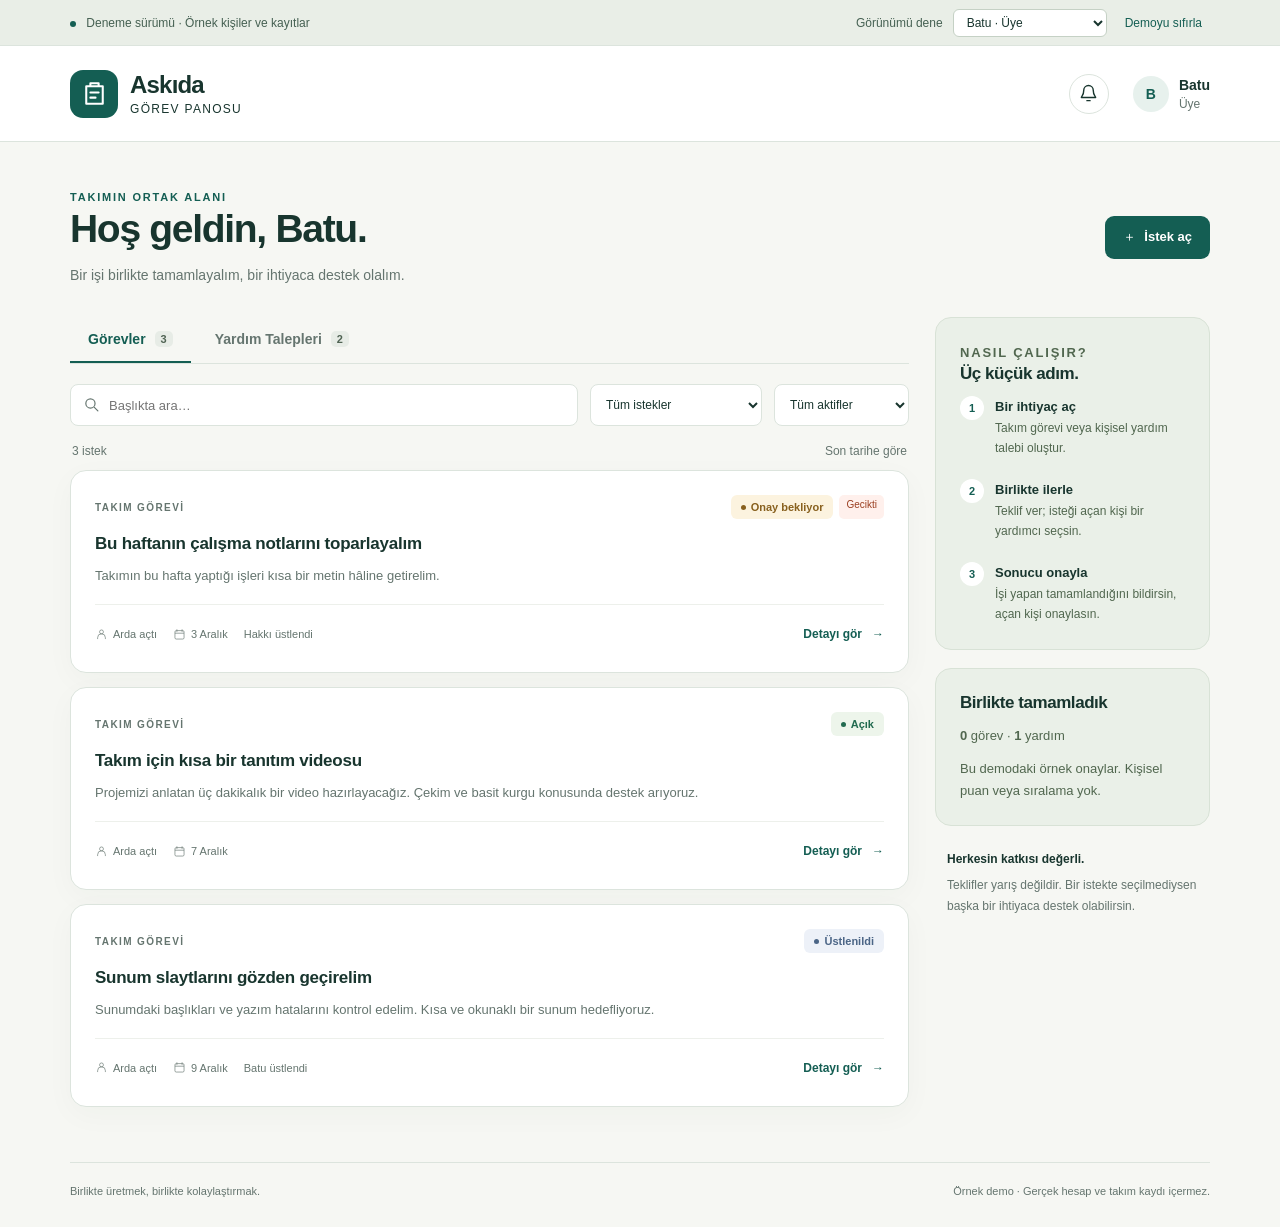
<file: index.html>
<!doctype html>
<html lang="tr">
<head>
<meta charset="utf-8"><meta name="viewport" content="width=device-width, initial-scale=1">
<meta name="theme-color" content="#145e53"><meta name="description" content="Takım görevleri ve yardımlaşma için sade, üç ekranlık Askıda Görev Panosu demosu.">
<title>Askıda Görev Panosu</title>
<link rel="stylesheet" href="assets/style.css"><script defer src="assets/app.js"></script>
</head>
<body>
<a class="skip-link" href="#main">İçeriğe geç</a>
<div class="demo-bar"><div class="shell demo-inner"><span><span class="demo-dot"></span> Deneme sürümü <span class="demo-note">· Örnek kişiler ve kayıtlar</span></span><div class="demo-controls"><label for="person">Görünümü dene</label><select id="person" aria-label="Örnek kişiyi seç"></select><button id="reset" class="text-button" type="button">Demoyu sıfırla</button></div></div></div>
<header class="site-header"><div class="shell header-inner"><a href="#pano" class="brand" aria-label="Askıda Görev Panosu — ana sayfa"><span class="brand-mark" aria-hidden="true"><svg viewBox="0 0 32 32" fill="none"><path d="M8 9h16v17H8zM12 9V6h8v3M12 15h8M12 20h5" stroke="currentColor" stroke-width="2" stroke-linecap="round" stroke-linejoin="round"/></svg></span><span>Askıda<span class="brand-sub">Görev Panosu</span></span></a><div class="header-actions"><button id="bell" class="bell-button" aria-label="Bildirimler" aria-expanded="false" aria-controls="notifications" type="button"><svg viewBox="0 0 24 24" fill="none" aria-hidden="true"><path d="M18 8a6 6 0 0 0-12 0c0 7-3 7-3 9h18c0-2-3-2-3-9ZM10 21h4" stroke="currentColor" stroke-width="1.8" stroke-linecap="round" stroke-linejoin="round"/></svg><span id="bell-count" class="bell-count" hidden>0</span></button><div class="identity"><span id="avatar" class="avatar"></span><span><strong id="user-name"></strong><small id="user-role"></small></span></div></div><section id="notifications" class="notifications" aria-label="Bildirimler" hidden></section></div></header>
<main id="main" class="shell main" tabindex="-1"></main>
<footer class="shell footer"><span>Birlikte üretmek, birlikte kolaylaştırmak.</span><span>Örnek demo · Gerçek hesap ve takım kaydı içermez.</span></footer>
<div id="toast" class="toast" role="status" aria-live="polite" hidden></div>
<dialog id="action-dialog" class="action-dialog" aria-labelledby="dialog-title"><form id="action-form"><div class="dialog-head"><h2 id="dialog-title"></h2><button type="button" id="close-dialog" class="icon-button" aria-label="Pencereyi kapat">×</button></div><p id="dialog-description" class="muted"></p><label for="action-note" id="dialog-label">Kısa açıklama</label><textarea id="action-note" name="note" rows="4" maxlength="1000" required></textarea><p id="action-error" class="field-error" role="alert" hidden></p><div class="dialog-actions"><button id="cancel-dialog" type="button" class="button secondary">Vazgeç</button><button id="confirm-dialog" type="submit" class="button primary">Kaydet</button></div></form></dialog>
<noscript><div class="shell empty-state">Bu etkileşimli demoyu kullanmak için tarayıcıda JavaScript’i etkinleştirin.</div></noscript>
</body></html>
</file>
<file: assets/style.css>
@charset "UTF-8";
:root{--ink:#18352e;--muted:#65756f;--green:#145e53;--green-dark:#10493f;--green-light:#e7f1ed;--paper:#f6f7f3;--white:#fff;--line:#dce4dd;--amber:#8a5415;--radius:16px;--shadow:0 8px 30px #18352e08;font-family:"Segoe UI",Arial,sans-serif;color:var(--ink);background:var(--paper);font-synthesis:none}
*{box-sizing:border-box}body{margin:0}button,input,select,textarea{font:inherit}button,a,select{touch-action:manipulation}button{cursor:pointer}a{color:var(--green);text-decoration:none}button:disabled{cursor:not-allowed;opacity:.55}button:focus-visible,a:focus-visible,input:focus-visible,select:focus-visible,textarea:focus-visible{outline:3px solid #9e6b14;outline-offset:3px}input,textarea,select{color:var(--ink)}[hidden]{display:none!important}.shell{width:min(1140px,calc(100% - 64px));margin-inline:auto}.skip-link{position:fixed;top:-80px;left:20px;background:var(--ink);color:white;padding:12px;z-index:10}.skip-link:focus{top:12px}.demo-bar{background:#e9eee7;border-bottom:1px solid var(--line);font-size:12px;color:#456052}.demo-inner{min-height:45px;display:flex;align-items:center;justify-content:space-between;gap:16px}.demo-dot{display:inline-block;width:6px;height:6px;border-radius:50%;background:var(--green);margin-right:7px}.demo-controls{display:flex;align-items:center;gap:10px}.demo-controls select{padding:5px 25px 5px 9px;border:1px solid #c5d1c5;border-radius:6px;background:#fff;font-size:12px;max-width:180px}.text-button{border:0;background:none;color:var(--green);padding:8px;font-size:12px}.text-button:hover{text-decoration:underline}.site-header{background:white;border-bottom:1px solid var(--line)}.header-inner{position:relative;height:95px;display:flex;align-items:center;justify-content:space-between}.brand{display:flex;gap:12px;align-items:center;font-size:24px;font-weight:700;letter-spacing:-.8px;color:var(--ink);line-height:1.05}.brand-sub{display:block;font-size:12px;letter-spacing:1.3px;text-transform:uppercase;font-weight:500;margin-top:6px}.brand-mark{display:grid;place-items:center;width:48px;height:48px;background:var(--green);color:#fff;border-radius:13px}.brand-mark svg{width:33px;height:33px}.header-actions{display:flex;align-items:center;gap:24px}.identity{display:flex;align-items:center;gap:10px}.identity strong{font-size:14px}.identity small{display:block;color:var(--muted);font-size:12px;margin-top:3px}.avatar{width:36px;height:36px;border-radius:50%;background:var(--green-light);color:var(--green);display:grid;place-items:center;font-size:14px;font-weight:700}.bell-button{background:none;border:1px solid var(--line);width:40px;height:40px;border-radius:50%;position:relative;display:grid;place-items:center;color:var(--ink)}.bell-button svg{width:19px;height:19px}.bell-count{position:absolute;right:-4px;top:-4px;background:var(--green);color:#fff;font-size:10px;border:2px solid white;border-radius:10px;padding:1px 5px}.notifications{position:absolute;right:0;top:80px;width:min(370px,100%);border:1px solid var(--line);border-radius:14px;box-shadow:0 12px 40px #18352e20;background:#fff;z-index:4;padding:16px}.notifications h2{font-size:17px;margin:0 0 12px}.notification{display:block;background:#f6f8f5;color:var(--ink);padding:12px;border-radius:8px;margin-top:8px;font-size:13px;line-height:1.5;border:0;width:100%;text-align:left}.notification.read{background:white}.main{min-height:calc(100vh - 240px);padding-block:46px 55px}.eyebrow{font-size:11px;text-transform:uppercase;letter-spacing:1.8px;font-weight:700;color:var(--green);margin:0 0 10px}h1{font-size:clamp(28px,3.5vw,39px);line-height:1.18;letter-spacing:-1.3px;margin:0 0 12px;font-weight:650}h2{font-size:20px;letter-spacing:-.45px;margin:0 0 14px}h3{font-size:17px;line-height:1.4;letter-spacing:-.25px;margin:0}p{line-height:1.65;margin:0 0 16px}.muted{color:var(--muted);font-size:14px}.intro{display:flex;align-items:center;justify-content:space-between;gap:20px;margin-bottom:30px}.intro p{margin:0}.button{display:inline-flex;justify-content:center;align-items:center;gap:8px;min-height:43px;border-radius:9px;padding:11px 17px;border:1px solid transparent;font-size:13px;font-weight:600;line-height:1.3}.primary{color:#fff;background:var(--green)}.primary:hover{background:var(--green-dark)}.secondary{background:white;border-color:var(--line);color:var(--ink)}.secondary:hover{background:#f0f4ef}.danger{color:#9f3333;background:#fff;border:1px solid #ecd0ce}.small{min-height:35px;padding:8px 12px;font-size:12px}.board-layout{display:grid;grid-template-columns:minmax(0,1fr) 275px;gap:26px}.board-panel{min-width:0}.tabs{display:flex;gap:6px;border-bottom:1px solid var(--line);margin-bottom:20px}.tab{padding:14px 18px;color:var(--muted);background:none;border:0;border-bottom:2px solid transparent;font-size:14px;font-weight:600;display:flex;gap:9px;align-items:center}.tab[aria-selected="true"]{color:var(--green);border-bottom-color:var(--green)}.tab-count{background:#e7ece6;padding:2px 6px;border-radius:5px;font-size:11px;color:#506353}.toolbar{display:flex;flex-wrap:wrap;align-items:center;gap:12px;margin-bottom:18px}.search{flex:1;position:relative;min-width:160px}.search svg{width:17px;height:17px;position:absolute;left:13px;top:12px;color:var(--muted)}.search input{width:100%;height:42px;border:1px solid var(--line);border-radius:8px;padding:10px 10px 10px 38px;background:white;font-size:13px}.toolbar select{height:42px;padding:9px 28px 9px 11px;border:1px solid var(--line);border-radius:8px;background:white;font-size:12px}.result-label{display:flex;justify-content:space-between;color:var(--muted);font-size:12px;margin:0 2px 12px}.card-list{display:grid;gap:14px}.request-card{background:#fff;border:1px solid var(--line);border-radius:var(--radius);padding:24px;box-shadow:var(--shadow);transition:border-color .15s}.request-card:hover{border-color:#9cbcaf}.card-top{display:flex;align-items:center;justify-content:space-between;gap:12px;margin-bottom:13px}.kind-label{font-size:10px;text-transform:uppercase;font-weight:700;letter-spacing:1.4px;color:var(--muted)}.status{font-size:11px;font-weight:600;border:1px solid transparent;display:inline-flex;align-items:center;gap:5px;padding:5px 9px;border-radius:6px;white-space:nowrap}.status::before{content:"";width:5px;height:5px;border-radius:50%;background:currentColor}.status.acik{color:#226b50;background:#edf5eb}.status.ustlenildi{color:#4b6586;background:#edf1f8}.status.onay_bekliyor{color:#88601e;background:#fcf3df}.status.kapandi{color:#626d66;background:#eef0ed}.late{font-size:10px;background:#fff0ec;color:#9b3f21;border-radius:5px;padding:4px 7px}.badges{display:flex;gap:6px;flex-wrap:wrap;justify-content:flex-end}.card-description{font-size:13px;color:var(--muted);line-height:1.7;margin:9px 0 17px}.card-bottom{display:flex;align-items:center;justify-content:space-between;gap:16px;border-top:1px solid #edf0eb;padding-top:15px}.meta{display:flex;flex-wrap:wrap;gap:7px 16px;font-size:11px;color:var(--muted)}.meta span{display:flex;align-items:center;gap:5px}.meta svg{width:13px;height:13px}.detail-link{display:flex;align-items:center;gap:10px;font-size:12px;font-weight:600;color:var(--green);white-space:nowrap;background:none;border:0;padding:7px 0}.detail-link:hover{text-decoration:underline}.aside-panel{background:#eaf0e8;border:1px solid #d8e2d6;border-radius:var(--radius);padding:24px;margin-bottom:18px}.aside-panel h2{font-size:17px;margin-bottom:12px}.aside-panel p{font-size:13px;color:#51674f;margin-bottom:0}.steps{list-style:none;margin:0;padding:0;display:grid;gap:20px}.steps li{display:flex;gap:11px;font-size:12px;line-height:1.65;color:#51674f}.step-number{width:24px;height:24px;flex-shrink:0;border-radius:50%;background:white;display:grid;place-items:center;color:var(--green);font-size:11px;font-weight:700}.steps strong{display:block;color:var(--ink);font-size:13px;margin-bottom:2px}.aside-note{padding:5px 12px;font-size:12px;line-height:1.7;color:var(--muted)}.note-title{font-weight:600;color:var(--ink);display:block;margin-bottom:6px}.empty-state{background:white;border:1px dashed #c9d6c9;border-radius:var(--radius);padding:40px 24px;text-align:center;color:var(--muted);line-height:1.8}.back-link{display:inline-flex;gap:8px;align-items:center;font-size:12px;margin-bottom:24px;font-weight:600}.form-layout{display:grid;grid-template-columns:minmax(0,720px) 275px;gap:26px}.form-card,.detail-panel{background:white;border:1px solid var(--line);border-radius:var(--radius);padding:30px}.form-card label,.action-dialog label{display:block;font-size:13px;font-weight:600;margin-bottom:8px}.form-card input,.form-card textarea,.action-dialog textarea{width:100%;border:1px solid #cfdacf;border-radius:8px;padding:12px 13px;background:#fff;line-height:1.5}.form-card input{height:44px}.form-card textarea,.action-dialog textarea{resize:vertical;min-height:95px}.field{margin-bottom:24px}.field-hint{font-size:12px;color:var(--muted);margin:7px 0 0;line-height:1.65}.field-error{font-size:12px;color:#a6322f;margin:7px 0 0}.type-options{display:grid;grid-template-columns:1fr 1fr;gap:12px}.type-option{border:1px solid var(--line);border-radius:10px;padding:15px;text-align:left;display:block;position:relative}.type-option.selected{border-color:var(--green);background:#f2f7f2}.type-option input{height:15px!important;width:15px!important;position:absolute;right:15px;top:15px;accent-color:var(--green)}.type-option strong{display:block;font-size:13px;padding-right:25px}.type-option small{display:block;font-size:11px;font-weight:400;line-height:1.65;color:var(--muted);margin-top:7px}.type-option.unavailable{opacity:.6}.form-end{display:flex;justify-content:space-between;align-items:center;gap:16px;border-top:1px solid var(--line);padding-top:22px}.optional{font-weight:400;color:var(--muted);font-size:11px}.detail-intro h1{font-size:32px;max-width:850px;margin-top:10px}.detail-intro{margin-bottom:25px}.detail-layout{display:grid;grid-template-columns:minmax(0,1fr) 330px;gap:24px}.detail-panel{margin-bottom:20px}.detail-panel h2{font-size:17px}.detail-copy{font-size:14px;color:#486056;white-space:pre-wrap}.purpose{background:#f1f5ee;border-radius:8px;padding:14px 16px;font-size:13px;margin-top:20px}.purpose strong{display:block;font-size:11px;margin-bottom:5px}.offer{background:#f8f9f6;border:1px solid #e4e9df;border-radius:10px;padding:16px;margin-top:12px}.offer-head{display:flex;align-items:center;justify-content:space-between;gap:8px}.offer p{font-size:12px;color:var(--muted);white-space:pre-wrap;margin:8px 0 12px}.offer-state{font-size:10px;color:var(--muted)}.visibility{font-size:12px;color:var(--muted);line-height:1.7}.comment{border-bottom:1px solid #edf0eb;padding:14px 0}.comment:first-of-type{padding-top:4px}.comment:last-of-type{border:0}.comment strong{font-size:12px}.comment time{font-size:10px;color:var(--muted);margin-left:8px}.comment p{font-size:13px;color:#486056;margin:8px 0 0;white-space:pre-wrap}.comment-form{margin-top:17px}.comment-form textarea{width:100%;resize:vertical;min-height:80px;border:1px solid #cfdacf;border-radius:8px;padding:12px;font:inherit;font-size:13px}.comment-form label{font-size:12px;display:block;margin-bottom:8px;font-weight:600}.comment-form .button{margin-top:10px}.timeline{list-style:none;padding:0;margin:0}.timeline li{padding:11px 0 11px 19px;position:relative;border-left:1px solid var(--line);font-size:12px;color:var(--muted);line-height:1.6}.timeline li::before{content:"";position:absolute;width:7px;height:7px;border-radius:50%;background:#adbfac;left:-4px;top:17px}.timeline strong{font-size:11px;color:var(--ink)}.timeline p{margin:4px 0 0;white-space:pre-wrap;font-size:12px}.action-stack{display:grid;gap:10px;margin-top:16px}.action-stack .button{width:100%}.notice{background:#eff4eb;border:1px solid #dce6d4;padding:13px;border-radius:9px;font-size:12px;line-height:1.75;color:#425e41}.danger-note{background:#fcf3df;border-color:#f2e4ba;color:#765619}.footer{padding:22px 0 30px;border-top:1px solid var(--line);display:flex;justify-content:space-between;gap:16px;color:var(--muted);font-size:11px}.toast{position:fixed;bottom:24px;left:50%;transform:translateX(-50%);max-width:calc(100% - 32px);border-radius:10px;padding:14px 20px;background:var(--ink);color:#fff;box-shadow:0 6px 28px #18352e30;font-size:13px;z-index:10}.action-dialog{width:min(470px,calc(100% - 32px));border:1px solid var(--line);border-radius:18px;padding:25px;box-shadow:0 20px 90px #18352e33;color:var(--ink)}.action-dialog::backdrop{background:#18352e66}.dialog-head{display:flex;align-items:center;justify-content:space-between;gap:16px;margin-bottom:15px}.dialog-head h2{margin:0;font-size:21px}.icon-button{font-size:24px;border:0;background:none;color:var(--muted);width:35px;height:35px;border-radius:7px}.icon-button:hover{background:var(--paper)}.dialog-actions{display:flex;justify-content:flex-end;gap:10px;margin-top:20px}.person-note{font-size:11px;color:var(--muted);margin-top:12px}.closed-message{margin-bottom:15px}
@media(min-width:1400px){.main{padding-top:58px}}
@media(max-width:960px){.board-layout,.form-layout{grid-template-columns:minmax(0,1fr) 235px;gap:20px}.detail-layout{grid-template-columns:minmax(0,1fr) 290px}.request-card{padding:20px}.aside-panel{padding:20px}.form-card,.detail-panel{padding:24px}}
@media(max-width:760px){.shell{width:calc(100% - 36px)}.demo-inner{align-items:flex-start;flex-direction:column;padding-block:10px;gap:7px}.demo-controls{width:100%;gap:7px;flex-wrap:wrap}.demo-controls .text-button{margin-left:auto}.header-inner{height:80px}.brand{font-size:21px}.brand-mark{width:41px;height:41px}.brand-sub{font-size:10px}.identity>span:last-child{display:none}.header-actions{gap:11px}.main{padding-block:30px 35px}.intro{align-items:flex-start;gap:18px}.intro h1{font-size:28px}.intro .button{padding:11px 13px;white-space:nowrap}.intro p{font-size:13px}.board-layout,.form-layout,.detail-layout{grid-template-columns:1fr}.board-aside{display:none}.form-aside{order:-1}.form-aside .aside-panel{padding:16px;margin-bottom:0}.form-aside .aside-panel p{font-size:12px}.form-card,.detail-panel{padding:20px}.detail-side{display:flex;flex-direction:column}.detail-side>.detail-panel:first-child{order:-1}.tabs .tab{padding:13px 14px;font-size:13px}.toolbar{gap:10px}.toolbar select{flex:1;min-width:125px}.search{flex-basis:100%}.request-card{padding:20px}.card-bottom{align-items:flex-end}.meta{display:grid;gap:7px}.detail-intro h1{font-size:27px}.detail-layout{gap:0}.footer{flex-direction:column;gap:8px}.notifications{top:70px}.type-options{gap:8px}.type-option{padding:13px}.form-end{justify-content:flex-end}.form-end>.muted{display:none}}
@media(prefers-reduced-motion:reduce){*{transition:none!important;scroll-behavior:auto!important}}
</file>
